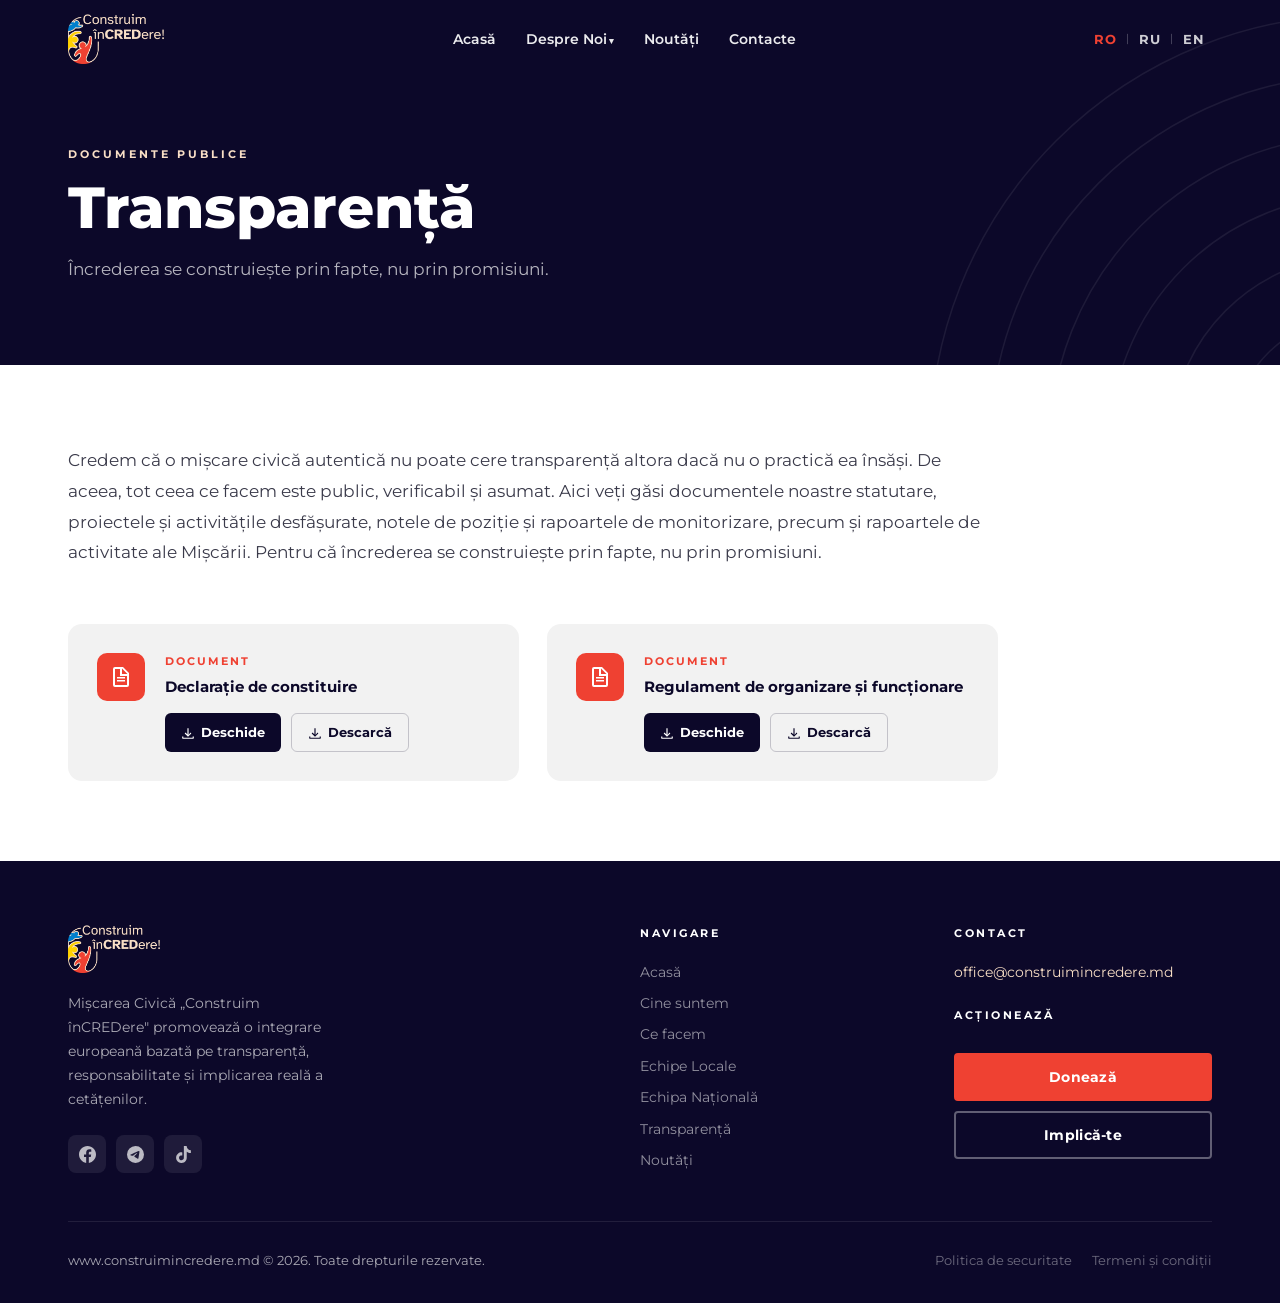
<file: transparenta.html>
<!DOCTYPE html>
<html lang="ro">
<head>
<meta charset="UTF-8">
<meta name="viewport" content="width=device-width, initial-scale=1.0">
<meta name="description" content="Transparență – Mișcarea Civică Construim înCREDere.">
<title>Transparență – Construim înCREDere</title>
<link rel="preconnect" href="https://fonts.googleapis.com">
<link rel="preconnect" href="https://fonts.gstatic.com" crossorigin>
<link href="https://fonts.googleapis.com/css2?family=Montserrat:ital,wght@0,300;0,400;0,500;0,600;0,700;0,800;1,400&display=swap" rel="stylesheet">
<link rel="stylesheet" href="https://cdnjs.cloudflare.com/ajax/libs/OwlCarousel2/2.3.4/assets/owl.carousel.min.css">
<link rel="stylesheet" href="css/style.css">
<script src="https://code.jquery.com/jquery-3.7.1.min.js"></script>
<script src="https://cdnjs.cloudflare.com/ajax/libs/OwlCarousel2/2.3.4/owl.carousel.min.js"></script>
</head>
<body>

<!-- HEADER -->
<header id="site-header">
  <div class="container">
    <div class="header-inner">

      <a href="index.html" class="site-logo" aria-label="Construim înCREDere – Acasă">
        <img class="logo-dark" src="img/Asset 1@2x.png" alt="Construim înCREDere">
        <img class="logo-light" src="img/Asset 3@2x.png" alt="Construim înCREDere">
      </a>

      <nav class="main-nav" aria-label="Navigare principală">
        <ul class="nav-list">
          <li class="nav-item">
            <a href="index.html" class="nav-link">Acasă</a>
          </li>
          <li class="nav-item has-sub">
            <a href="#" class="nav-link">Despre Noi</a>
            <ul class="sub-menu">
              <li><a href="index.html#cine-suntem">Cine suntem</a></li>
              <li><a href="index.html#ce-facem">Ce facem</a></li>
              <li><a href="#">Echipe Locale</a></li>
              <li><a href="echipa-nationala.html">Echipa Națională</a></li>
              <li><a href="transparenta.html">Transparență</a></li>
            </ul>
          </li>
          <li class="nav-item">
            <a href="index.html#noutati" class="nav-link">Noutăți</a>
          </li>
          <li class="nav-item">
            <a href="index.html#site-footer" class="nav-link">Contacte</a>
          </li>
        </ul>
      </nav>

      <div class="lang-sw" role="group" aria-label="Selectare limbă">
        <button class="lang-btn active" data-lang="ro">RO</button>
        <span class="lang-sep" aria-hidden="true">|</span>
        <button class="lang-btn" data-lang="ru">RU</button>
        <span class="lang-sep" aria-hidden="true">|</span>
        <button class="lang-btn" data-lang="en">EN</button>
      </div>

      <button class="burger" id="burgerBtn" aria-label="Deschide meniu" aria-expanded="false">
        <span></span><span></span><span></span>
      </button>

    </div>
  </div>
</header>

<!-- Mobile nav -->
<nav class="mobile-nav" id="mobileNav" aria-label="Meniu mobil">
  <button class="mobile-close" id="mobileClose" aria-label="Închide meniu">&times;</button>
  <a href="index.html">Acasă</a>
  <a href="index.html#cine-suntem">Cine suntem</a>
  <a href="index.html#ce-facem">Ce facem</a>
  <a href="#">Echipe Locale</a>
  <a href="echipa-nationala.html">Echipa Națională</a>
  <a href="transparenta.html">Transparență</a>
  <a href="index.html#noutati">Noutăți</a>
  <a href="index.html#site-footer">Contacte</a>
  <div class="m-lang" role="group" aria-label="Selectare limbă">
    <button class="active" data-lang="ro">RO</button>
    <button data-lang="ru">RU</button>
    <button data-lang="en">EN</button>
  </div>
</nav>


<!-- PAGE HERO -->
<section class="page-hero">
  <svg class="page-hero-deco" viewBox="0 0 500 500" fill="none" aria-hidden="true">
    <circle cx="500" cy="500" r="70"  stroke="white" stroke-width="1.5"/>
    <circle cx="500" cy="500" r="130" stroke="white" stroke-width="1.5"/>
    <circle cx="500" cy="500" r="190" stroke="white" stroke-width="1.5"/>
    <circle cx="500" cy="500" r="250" stroke="white" stroke-width="1.5"/>
    <circle cx="500" cy="500" r="310" stroke="white" stroke-width="1.5"/>
    <circle cx="500" cy="500" r="370" stroke="white" stroke-width="1.5"/>
    <circle cx="500" cy="500" r="430" stroke="white" stroke-width="1.5"/>
  </svg>
  <div class="container">
    <div class="page-hero-inner fade-up">
      <span class="tag">Documente publice</span>
      <h1 class="page-hero-title">Transparență</h1>
      <p class="page-hero-lead">
        Încrederea se construiește prin fapte, nu prin promisiuni.
      </p>
    </div>
  </div>
</section>


<!-- CONTENT -->
<section class="transparency-section">
  <div class="container">

    <p class="transparency-intro fade-up">
      Credem că o mișcare civică autentică nu poate cere transparență altora dacă nu o practică ea însăși. De aceea, tot ceea ce facem este public, verificabil și asumat. Aici veți găsi documentele noastre statutare, proiectele și activitățile desfășurate, notele de poziție și rapoartele de monitorizare, precum și rapoartele de activitate ale Mișcării. Pentru că încrederea se construiește prin fapte, nu prin promisiuni.
    </p>

    <div class="doc-grid fade-up" style="transition-delay:.15s">

      <div class="doc-card">
        <div class="doc-icon">
          <svg viewBox="0 0 24 24" xmlns="http://www.w3.org/2000/svg">
            <path d="M14 2H6a2 2 0 0 0-2 2v16a2 2 0 0 0 2 2h12a2 2 0 0 0 2-2V8l-6-6zm-1 1.5L18.5 9H13V3.5zM6 20V4h5v7h7v9H6zm2-5h8v1.5H8V15zm0-3h8v1.5H8V12z"/>
          </svg>
        </div>
        <div class="doc-info">
          <p class="doc-label">Document</p>
          <h3 class="doc-title">Declarație de constituire</h3>
          <div class="doc-actions">
            <a href="files/DECLARAȚIE DE CONSTITUIRE.pdf"
               target="_blank" rel="noopener"
               class="doc-btn doc-btn--primary">
              <svg viewBox="0 0 24 24"><path d="M12 15.586l-4.293-4.293-1.414 1.414L12 18.414l5.707-5.707-1.414-1.414L13 15.586V4h-2v11.586z"/><path d="M20 18v2H4v-2H2v2a2 2 0 0 0 2 2h16a2 2 0 0 0 2-2v-2h-2z"/></svg>
              Deschide
            </a>
            <a href="files/DECLARAȚIE DE CONSTITUIRE.pdf"
               download
               class="doc-btn doc-btn--secondary">
              <svg viewBox="0 0 24 24"><path d="M12 15.586l-4.293-4.293-1.414 1.414L12 18.414l5.707-5.707-1.414-1.414L13 15.586V4h-2v11.586z"/><path d="M20 18v2H4v-2H2v2a2 2 0 0 0 2 2h16a2 2 0 0 0 2-2v-2h-2z"/></svg>
              Descarcă
            </a>
          </div>
        </div>
      </div>

      <div class="doc-card">
        <div class="doc-icon">
          <svg viewBox="0 0 24 24" xmlns="http://www.w3.org/2000/svg">
            <path d="M14 2H6a2 2 0 0 0-2 2v16a2 2 0 0 0 2 2h12a2 2 0 0 0 2-2V8l-6-6zm-1 1.5L18.5 9H13V3.5zM6 20V4h5v7h7v9H6zm2-5h8v1.5H8V15zm0-3h8v1.5H8V12z"/>
          </svg>
        </div>
        <div class="doc-info">
          <p class="doc-label">Document</p>
          <h3 class="doc-title">Regulament de organizare și funcționare</h3>
          <div class="doc-actions">
            <a href="files/REGULAMENT DE ORGANIZARE ȘI FUNCȚIONARE.pdf"
               target="_blank" rel="noopener"
               class="doc-btn doc-btn--primary">
              <svg viewBox="0 0 24 24"><path d="M12 15.586l-4.293-4.293-1.414 1.414L12 18.414l5.707-5.707-1.414-1.414L13 15.586V4h-2v11.586z"/><path d="M20 18v2H4v-2H2v2a2 2 0 0 0 2 2h16a2 2 0 0 0 2-2v-2h-2z"/></svg>
              Deschide
            </a>
            <a href="files/REGULAMENT DE ORGANIZARE ȘI FUNCȚIONARE.pdf"
               download
               class="doc-btn doc-btn--secondary">
              <svg viewBox="0 0 24 24"><path d="M12 15.586l-4.293-4.293-1.414 1.414L12 18.414l5.707-5.707-1.414-1.414L13 15.586V4h-2v11.586z"/><path d="M20 18v2H4v-2H2v2a2 2 0 0 0 2 2h16a2 2 0 0 0 2-2v-2h-2z"/></svg>
              Descarcă
            </a>
          </div>
        </div>
      </div>

    </div>
  </div>
</section>


<!-- FOOTER -->
<footer id="site-footer" aria-label="Footer">
  <div class="container">

    <div class="footer-top">

      <div class="footer-brand">
        <img src="img/Asset 3@2x.png" alt="Construim înCREDere">
        <p class="footer-desc">
          Mișcarea Civică „Construim înCREDere" promovează o integrare europeană bazată
          pe transparență, responsabilitate și implicarea reală a cetățenilor.
        </p>
        <div class="footer-social">
          <a href="https://www.facebook.com/construim.incredere" class="soc-btn" aria-label="Facebook" target="_blank" rel="noopener">
            <svg viewBox="0 0 24 24"><path d="M24 12.073c0-6.627-5.373-12-12-12s-12 5.373-12 12c0 5.99 4.388 10.954 10.125 11.854v-8.385H7.078v-3.47h3.047V9.43c0-3.007 1.792-4.669 4.533-4.669 1.312 0 2.686.235 2.686.235v2.953H15.83c-1.491 0-1.956.925-1.956 1.874v2.25h3.328l-.532 3.47h-2.796v8.385C19.612 23.027 24 18.062 24 12.073z"/></svg>
          </a>
          <a href="https://t.me/construimincredere" class="soc-btn" aria-label="Telegram" target="_blank" rel="noopener">
            <svg viewBox="0 0 24 24"><path d="M11.944 0A12 12 0 0 0 0 12a12 12 0 0 0 12 12 12 12 0 0 0 12-12A12 12 0 0 0 12 0a12 12 0 0 0-.056 0zm4.962 7.224c.1-.002.321.023.465.14a.506.506 0 0 1 .171.325c.016.093.036.306.02.472-.18 1.898-.962 6.502-1.36 8.627-.168.9-.499 1.201-.82 1.23-.696.065-1.225-.46-1.9-.902-1.056-.693-1.653-1.124-2.678-1.8-1.185-.78-.417-1.21.258-1.91.177-.184 3.247-2.977 3.307-3.23.007-.032.014-.15-.056-.212s-.174-.041-.249-.024c-.106.024-1.793 1.14-5.061 3.345-.48.33-.913.49-1.302.48-.428-.008-1.252-.241-1.865-.44-.752-.245-1.349-.374-1.297-.789.027-.216.325-.437.893-.663 3.498-1.524 5.83-2.529 6.998-3.014 3.332-1.386 4.025-1.627 4.476-1.635z"/></svg>
          </a>
          <a href="https://www.tiktok.com/@construim.ncredere" class="soc-btn" aria-label="TikTok" target="_blank" rel="noopener">
            <svg viewBox="0 0 24 24"><path d="M12.525.02c1.31-.02 2.61-.01 3.91-.02.08 1.53.63 3.09 1.75 4.17 1.12 1.11 2.7 1.62 4.24 1.79v4.03c-1.44-.05-2.89-.35-4.2-.97-.57-.26-1.1-.59-1.62-.93-.01 2.92.01 5.84-.02 8.75-.08 1.4-.54 2.79-1.35 3.94-1.31 1.92-3.58 3.17-5.91 3.21-1.43.08-2.86-.31-4.08-1.03-2.02-1.19-3.44-3.37-3.65-5.71-.02-.5-.03-1-.01-1.49.18-1.9 1.12-3.72 2.58-4.96 1.66-1.44 3.98-2.13 6.15-1.72.02 1.48-.04 2.96-.04 4.44-.99-.32-2.15-.23-3.02.37-.63.41-1.11 1.04-1.36 1.75-.21.51-.15 1.07-.14 1.61.24 1.64 1.82 3.02 3.5 2.87 1.12-.01 2.19-.66 2.77-1.61.19-.33.4-.67.41-1.06.1-1.79.06-3.57.07-5.36.01-4.03-.01-8.05.02-12.07z"/></svg>
          </a>
        </div>
      </div>

      <div>
        <h4 class="foot-col-title">Navigare</h4>
        <nav class="foot-links" aria-label="Navigare footer">
          <a href="index.html">Acasă</a>
          <a href="index.html#cine-suntem">Cine suntem</a>
          <a href="index.html#ce-facem">Ce facem</a>
          <a href="#">Echipe Locale</a>
          <a href="echipa-nationala.html">Echipa Națională</a>
          <a href="transparenta.html">Transparență</a>
          <a href="index.html#noutati">Noutăți</a>
        </nav>
      </div>

      <div>
        <h4 class="foot-col-title">Contact</h4>
        <p class="foot-email">
          <a href="mailto:office@construimincredere.md">office@construimincredere.md</a>
        </p>
        <div class="foot-cta" style="margin-top:24px">
          <h4 class="foot-col-title">Acționează</h4>
          <a href="#" class="btn btn-red">Donează</a>
          <a href="#" class="btn btn-outline" style="border-color:rgba(255,255,255,.35)">Implică-te</a>
        </div>
      </div>

    </div>

    <div class="footer-bottom">
      <span>www.construimincredere.md &copy; 2026. Toate drepturile rezervate.</span>
      <div class="foot-legal">
        <a href="#">Politica de securitate</a>
        <a href="#">Termeni și condiții</a>
      </div>
    </div>

  </div>
</footer>

<script src="js/main.js"></script>

</body>
</html>
</file>
<file: css/style.css>
/* ================================================================
   RESET & BASE
   ================================================================ */
*, *::before, *::after { box-sizing: border-box; margin: 0; padding: 0; }

:root {
  --beige:  #F9DFC6;
  --light:  #F2F2F2;
  --red:    #EF4132;
  --navy:   #0C0829;
  --white:  #ffffff;
  --font:   'Montserrat', Arial, sans-serif;
  --cont:   1200px;
  --t:      0.3s ease;
}

html { scroll-behavior: smooth; }

body {
  font-family: var(--font);
  color: var(--navy);
  line-height: 1.6;
  overflow-x: hidden;
}

img { max-width: 100%; height: auto; display: block; }
a   { text-decoration: none; color: inherit; }
ul  { list-style: none; }

.container {
  max-width: var(--cont);
  margin: 0 auto;
  padding: 0 28px;
}

/* ── Buttons ── */
.btn {
  display: inline-block;
  padding: 14px 34px;
  border-radius: 4px;
  font-family: var(--font);
  font-weight: 700;
  font-size: 15px;
  cursor: pointer;
  transition: var(--t);
  border: 2px solid transparent;
  letter-spacing: 0.3px;
}
.btn-red          { background: var(--red);   color: var(--white); border-color: var(--red); }
.btn-red:hover    { background: #c7261a;       border-color: #c7261a; }
.btn-outline      { background: transparent;   color: var(--white); border-color: rgba(255,255,255,.7); }
.btn-outline:hover{ background: var(--white);  color: var(--navy);  border-color: var(--white); }
.btn-white        { background: var(--white);  color: var(--red);   border-color: var(--white); }
.btn-white:hover  { background: var(--navy);   color: var(--white); border-color: var(--navy); }
.btn-ghost-white  { background: transparent;   color: var(--white); border-color: rgba(255,255,255,.55); }
.btn-ghost-white:hover { background: rgba(255,255,255,.15); border-color: var(--white); }

/* ── Section labels ── */
.tag {
  display: inline-block;
  font-size: 11px;
  font-weight: 700;
  letter-spacing: 3px;
  text-transform: uppercase;
  color: var(--red);
  margin-bottom: 12px;
}
.tag-light { color: var(--beige); }

.section-title {
  font-size: clamp(26px, 3.8vw, 42px);
  font-weight: 800;
  line-height: 1.18;
  margin-bottom: 24px;
}
.accent { color: var(--red); }

/* ── Scroll animations ── */
.fade-up {
  opacity: 0;
  transform: translateY(32px);
  transition: opacity .7s ease, transform .7s ease;
}
.fade-up.visible { opacity: 1; transform: none; }

.stagger-children > * {
  opacity: 0;
  transform: translateY(20px);
  transition: opacity .5s ease, transform .5s ease;
}
.stagger-children.visible > *             { opacity:1; transform:none; }
.stagger-children.visible > *:nth-child(1)  { transition-delay:.08s; }
.stagger-children.visible > *:nth-child(2)  { transition-delay:.16s; }
.stagger-children.visible > *:nth-child(3)  { transition-delay:.24s; }
.stagger-children.visible > *:nth-child(4)  { transition-delay:.32s; }
.stagger-children.visible > *:nth-child(5)  { transition-delay:.40s; }
.stagger-children.visible > *:nth-child(6)  { transition-delay:.48s; }
.stagger-children.visible > *:nth-child(7)  { transition-delay:.56s; }
.stagger-children.visible > *:nth-child(8)  { transition-delay:.64s; }
.stagger-children.visible > *:nth-child(9)  { transition-delay:.72s; }
.stagger-children.visible > *:nth-child(10) { transition-delay:.80s; }
.stagger-children.visible > *:nth-child(11) { transition-delay:.88s; }
.stagger-children.visible > *:nth-child(12) { transition-delay:.96s; }

/* ================================================================
   HEADER
   ================================================================ */
#site-header {
  position: fixed;
  top: 0; left: 0; right: 0;
  z-index: 900;
  transition: background var(--t), box-shadow var(--t);
}
#site-header.scrolled {
  background: var(--white);
  box-shadow: 0 2px 24px rgba(12,8,41,.11);
}

.header-inner {
  display: flex;
  align-items: center;
  height: 78px;
  gap: 24px;
}

/* Logo */
.site-logo { flex-shrink: 0; }
.site-logo img { height: 50px; width: auto; }
.logo-dark  { display: none; }
.logo-light { display: block; }
#site-header.scrolled .logo-dark  { display: block; }
#site-header.scrolled .logo-light { display: none; }

/* Main nav */
.main-nav {
  flex: 1;
  display: flex;
  justify-content: center;
}
.nav-list {
  display: flex;
  align-items: center;
  gap: 2px;
}
.nav-item { position: relative; }

.nav-link {
  display: block;
  padding: 8px 14px;
  font-size: 14px;
  font-weight: 600;
  color: rgba(255,255,255,.92);
  border-radius: 4px;
  transition: var(--t);
  white-space: nowrap;
}
.nav-link:hover { color: var(--red); }
#site-header.scrolled .nav-link { color: var(--navy); }
#site-header.scrolled .nav-link:hover { color: var(--red); }

.has-sub > .nav-link::after { content: ' ▾'; font-size: 9px; }

/* Dropdown */
.sub-menu {
  position: absolute;
  top: 100%;
  left: 0;
  background: var(--white);
  border-radius: 8px;
  box-shadow: 0 8px 36px rgba(12,8,41,.14);
  min-width: 200px;
  padding: 16px 0 8px;
  opacity: 0;
  visibility: hidden;
  transform: translateY(-6px);
  transition: var(--t);
  pointer-events: none;
}
.nav-item:hover .sub-menu {
  opacity: 1;
  visibility: visible;
  transform: none;
  pointer-events: auto;
}
.sub-menu a {
  display: block;
  padding: 10px 20px;
  font-size: 14px;
  font-weight: 500;
  color: var(--navy);
  transition: var(--t);
}
.sub-menu a:hover { background: var(--beige); color: var(--red); }

/* Lang switcher */
.lang-sw {
  display: flex;
  align-items: center;
  gap: 2px;
  flex-shrink: 0;
}
.lang-btn {
  background: none;
  border: none;
  font-family: var(--font);
  font-size: 13px;
  font-weight: 700;
  color: rgba(255,255,255,.8);
  cursor: pointer;
  padding: 5px 8px;
  border-radius: 4px;
  transition: var(--t);
  letter-spacing: .5px;
}
.lang-btn.active,
.lang-btn:hover { color: var(--red); }
#site-header.scrolled .lang-btn { color: var(--navy); }
#site-header.scrolled .lang-btn.active,
#site-header.scrolled .lang-btn:hover { color: var(--red); }
.lang-sep { color: rgba(255,255,255,.3); font-size: 11px; }
#site-header.scrolled .lang-sep { color: rgba(12,8,41,.2); }

/* Hamburger */
.burger {
  display: none;
  flex-direction: column;
  gap: 5px;
  cursor: pointer;
  padding: 8px;
  background: none;
  border: none;
  flex-shrink: 0;
}
.burger span {
  display: block;
  width: 24px;
  height: 2px;
  background: var(--white);
  border-radius: 2px;
  transition: var(--t);
}
#site-header.scrolled .burger span { background: var(--navy); }

/* Mobile nav overlay */
.mobile-nav {
  display: none;
  position: fixed;
  inset: 0;
  background: var(--navy);
  z-index: 950;
  flex-direction: column;
  padding: 96px 32px 48px;
  overflow-y: auto;
}
.mobile-nav.open { display: flex; }

.mobile-close {
  position: absolute;
  top: 22px; right: 22px;
  background: none;
  border: none;
  color: var(--white);
  font-size: 36px;
  cursor: pointer;
  line-height: 1;
}
.mobile-nav a {
  color: rgba(255,255,255,.88);
  font-size: 19px;
  font-weight: 700;
  padding: 13px 0;
  border-bottom: 1px solid rgba(255,255,255,.09);
  display: block;
  transition: var(--t);
}
.mobile-nav a:hover { color: var(--red); padding-left: 8px; }
.mobile-nav .m-lang {
  display: flex;
  gap: 12px;
  margin-top: 32px;
}
.mobile-nav .m-lang button {
  background: none;
  border: 2px solid rgba(255,255,255,.25);
  color: rgba(255,255,255,.7);
  font-family: var(--font);
  font-weight: 700;
  font-size: 14px;
  padding: 8px 18px;
  border-radius: 4px;
  cursor: pointer;
  transition: var(--t);
}
.mobile-nav .m-lang button.active {
  border-color: var(--red);
  color: var(--red);
}
.mobile-nav .m-cta {
  display: flex;
  flex-direction: column;
  gap: 12px;
  margin-top: 32px;
}

/* ================================================================
   HERO
   ================================================================ */
#hero {
  background: var(--navy);
  display: flex;
  align-items: center;
  padding-top: 78px;
  position: relative;
  overflow: hidden;
}

/* Decorative concentric arcs – bottom-right */
.hero-deco {
  position: absolute;
  bottom: -80px;
  right: -80px;
  width: 560px;
  height: 560px;
  pointer-events: none;
  opacity: .07;
}

.hero-inner {
  display: grid;
  grid-template-columns: 1fr 1fr;
  gap: 60px;
  align-items: center;
  padding: 80px 0;
}

.hero-tag {
  display: inline-block;
  background: var(--red);
  color: var(--white);
  font-size: 11px;
  font-weight: 700;
  letter-spacing: 3px;
  text-transform: uppercase;
  padding: 6px 14px;
  border-radius: 3px;
  margin-bottom: 22px;
}

.hero-title {
  font-size: clamp(34px, 5.2vw, 60px);
  font-weight: 800;
  line-height: 1.08;
  color: var(--white);
  margin-bottom: 20px;
}
.hero-title em {
  font-style: normal;
  color: var(--red);
}

.hero-sub {
  font-size: clamp(15px, 1.8vw, 18px);
  line-height: 1.72;
  color: rgba(255,255,255,.75);
  margin-bottom: 40px;
  max-width: 480px;
}

.hero-btns { display: flex; gap: 14px; flex-wrap: wrap; }

.hero-visual {
  display: flex;
  justify-content: center;
  align-items: center;
}
.hero-visual img {
  max-height: 440px;
  width: auto;
  filter: drop-shadow(0 24px 64px rgba(239,65,50,.28));
  animation: float 6s ease-in-out infinite;
}
@keyframes float {
  0%, 100% { transform: translateY(0); }
  50%       { transform: translateY(-18px); }
}

/* ================================================================
   INTRO
   ================================================================ */
#intro {
  background: var(--white);
  padding: 100px 0;
  position: relative;
  overflow: hidden;
}
.intro-deco {
  position: absolute;
  bottom: -80px; left: -80px;
  width: 440px; height: 440px;
  opacity: .05;
  pointer-events: none;
}
.intro-inner {
  max-width: 820px;
  margin: 0 auto;
  text-align: center;
}
.intro-title {
  font-size: clamp(22px, 3.4vw, 38px);
  font-weight: 800;
  line-height: 1.25;
  margin-bottom: 28px;
}
.intro-text {
  font-size: 17px;
  line-height: 1.82;
  color: #3a3a4a;
}

/* ================================================================
   SLIDER / GALLERY
   ================================================================ */
#gallery {
  background: var(--white);
  padding: 60px 0;
}
.slider-wrap {
  position: relative;
  border-radius: 16px;
  overflow: hidden;
  height: 520px;
  background: var(--navy);
  transform: translateZ(0);
}
/* Owl Carousel — slide items */
.slide-item {
  height: 520px;
  background-size: cover;
  background-position: center;
}

/* Owl Carousel — layout overrides */
.owl-slider { height: 100%; }
.owl-slider .owl-stage-outer,
.owl-slider .owl-stage { height: 100%; }
.owl-slider .owl-item { height: 100%; }
.owl-slider .owl-item .slide-item { height: 100%; }

/* Dots — bottom-center, pill style */
.owl-slider .owl-dots {
  position: absolute;
  bottom: 16px;
  left: 50%;
  transform: translateX(-50%);
  display: flex;
  align-items: center;
  gap: 6px;
  margin: 0;
  line-height: 1;
  white-space: nowrap;
}
.owl-slider .owl-dot {
  width: 6px;
  height: 6px;
  border-radius: 3px;
  background: rgba(255,255,255,.4) !important;
  border: none;
  padding: 0;
  margin: 0;
  transition: width var(--t), background var(--t);
  outline: none;
}
.owl-slider .owl-dot span { display: none; }
.owl-slider .owl-dot.active {
  width: 20px;
  background: var(--white) !important;
}

/* Nav arrows — centered vertically on sides */
.owl-slider .owl-nav { margin: 0; }
.owl-slider .owl-prev,
.owl-slider .owl-next {
  position: absolute;
  top: 50%;
  transform: translateY(-50%);
  width: 44px;
  height: 44px;
  border-radius: 50% !important;
  background: rgba(255,255,255,.15) !important;
  border: 1.5px solid rgba(255,255,255,.4);
  color: var(--white) !important;
  font-size: 26px;
  line-height: 1;
  display: flex !important;
  align-items: center;
  justify-content: center;
  transition: background var(--t), border-color var(--t);
  backdrop-filter: blur(4px);
}
.owl-slider .owl-prev:hover,
.owl-slider .owl-next:hover {
  background: var(--red) !important;
  border-color: var(--red) !important;
}
.owl-slider .owl-prev { left: 16px; }
.owl-slider .owl-next { right: 16px; }

/* ================================================================
   CINE SUNTEM + CE FACEM  (combined)
   ================================================================ */
#cine-suntem {
  background: var(--beige);
  padding: 100px 0;
  position: relative;
  overflow: hidden;
}
.cs-deco {
  position: absolute;
  bottom: -90px; right: -90px;
  width: 480px; height: 480px;
  opacity: .13;
  pointer-events: none;
}
.despre-inner {
  display: grid;
  grid-template-columns: 1fr 1fr;
  gap: 0;
  align-items: stretch;
}
.despre-col {
  padding: 0 56px;
}
.despre-col:first-child {
  padding-left: 0;
  border-right: 1px solid rgba(12,8,41,.12);
}
.despre-col:last-child {
  padding-right: 0;
}
.despre-quote {
  padding-left: calc(50% + 56px);
  padding-top: 32px;
}
.cs-subtitle {
  font-size: clamp(17px, 2vw, 22px);
  font-weight: 700;
  font-style: italic;
  color: var(--red);
  margin-bottom: 22px;
}
.despre-body { font-size: 16px; line-height: 1.82; color: #2d2d3a; }
.despre-body p + p { margin-top: 16px; }

.quote-box {
  background: var(--navy);
  border-radius: 16px;
  padding: 44px 40px;
  position: relative;
  overflow: hidden;
}
.quote-box::before {
  content: '';
  position: absolute;
  top: -50px; right: -50px;
  width: 200px; height: 200px;
  border-radius: 50%;
  border: 48px solid rgba(239,65,50,.13);
}
.quote-box blockquote {
  font-size: 19px;
  font-weight: 700;
  line-height: 1.55;
  color: var(--white);
  position: relative;
  z-index: 1;
}
.quote-box blockquote::before {
  content: '\201C';
  font-size: 88px;
  color: var(--red);
  line-height: 0;
  vertical-align: -36px;
  margin-right: 6px;
  font-family: Georgia, serif;
}

/* ================================================================
   VIZIUNEA NOASTRĂ
   ================================================================ */
#viziunea {
  background: var(--navy);
  padding: 100px 0;
  position: relative;
  overflow: hidden;
  color: var(--white);
}
.viz-deco {
  position: absolute;
  top: -70px; left: -70px;
  width: 500px; height: 500px;
  opacity: .07;
  pointer-events: none;
}
.viz-inner {
  display: grid;
  grid-template-columns: 5fr 7fr;
  gap: 80px;
  align-items: start;
}
.viz-head .section-title { color: var(--white); }
.viz-lead {
  font-size: 16px;
  line-height: 1.8;
  color: rgba(255,255,255,.72);
  margin-bottom: 36px;
}
.viz-list { display: flex; flex-direction: column; gap: 14px; }
.viz-item {
  display: flex;
  align-items: flex-start;
  gap: 16px;
  background: rgba(255,255,255,.05);
  border-left: 3px solid var(--red);
  border-radius: 0 8px 8px 0;
  padding: 18px 22px;
  transition: var(--t);
}
.viz-item:hover { background: rgba(255,255,255,.09); }
.viz-num {
  width: 30px; height: 30px;
  border-radius: 50%;
  background: var(--red);
  color: var(--white);
  font-size: 13px;
  font-weight: 700;
  display: flex;
  align-items: center;
  justify-content: center;
  flex-shrink: 0;
}
.viz-item p { font-size: 15px; line-height: 1.65; color: rgba(255,255,255,.82); }

/* ================================================================
   VALORILE NOASTRE
   ================================================================ */
#valori {
  background: var(--light);
  padding: 100px 0;
}
.valori-head { text-align: center; margin-bottom: 56px; }
.valori-grid {
  display: grid;
  grid-template-columns: repeat(5, 1fr);
  gap: 22px;
}
.val-card {
  background: var(--white);
  border-radius: 14px;
  padding: 34px 22px;
  text-align: center;
  position: relative;
  overflow: hidden;
  transition: transform var(--t), box-shadow var(--t);
}
.val-card::after {
  content: '';
  position: absolute;
  bottom: 0; left: 0; right: 0;
  height: 4px;
  background: var(--red);
  transform: scaleX(0);
  transition: var(--t);
}
.val-card:hover { transform: translateY(-8px); box-shadow: 0 20px 52px rgba(12,8,41,.12); }
.val-card:hover::after { transform: scaleX(1); }
.val-icon {
  width: 64px; height: 64px;
  background: var(--beige);
  border-radius: 50%;
  display: flex;
  align-items: center;
  justify-content: center;
  margin: 0 auto 18px;
  font-size: 26px;
}
.val-name {
  font-size: 14px;
  font-weight: 800;
  color: var(--navy);
  margin-bottom: 8px;
  line-height: 1.3;
}
.val-desc { font-size: 13px; color: #666; line-height: 1.6; }

/* ================================================================
   NOUTĂȚI
   ================================================================ */
#noutati { background: var(--white); padding: 100px 0; }
.noutati-head {
  display: flex;
  align-items: flex-end;
  justify-content: space-between;
  margin-bottom: 44px;
  flex-wrap: wrap;
  gap: 16px;
}
.all-link {
  font-size: 14px;
  font-weight: 700;
  color: var(--red);
  text-decoration: underline;
  text-underline-offset: 4px;
  white-space: nowrap;
}
.news-grid {
  display: grid;
  grid-template-columns: repeat(3, 1fr);
  gap: 30px;
}
.news-card {
  border-radius: 14px;
  overflow: hidden;
  background: var(--white);
  box-shadow: 0 4px 28px rgba(12,8,41,.08);
  transition: transform var(--t), box-shadow var(--t);
}
.news-card:hover {
  transform: translateY(-6px);
  box-shadow: 0 18px 52px rgba(12,8,41,.14);
}
.news-thumb {
  height: 196px;
  overflow: hidden;
  position: relative;
}
.news-thumb-bg {
  width: 100%; height: 100%;
  display: flex;
  align-items: center;
  justify-content: center;
  transition: transform .5s ease;
}
.news-card:hover .news-thumb-bg { transform: scale(1.06); }
.news-body { padding: 26px; }
.news-date {
  font-size: 11px;
  font-weight: 700;
  letter-spacing: 1.5px;
  color: var(--red);
  text-transform: uppercase;
  margin-bottom: 10px;
}
.news-title {
  font-size: 16px;
  font-weight: 700;
  line-height: 1.42;
  color: var(--navy);
  margin-bottom: 10px;
}
.news-excerpt {
  font-size: 14px;
  color: #555;
  line-height: 1.72;
  margin-bottom: 18px;
}
.news-more {
  font-size: 13px;
  font-weight: 700;
  color: var(--red);
  display: inline-flex;
  align-items: center;
  gap: 6px;
  transition: gap var(--t);
}
.news-more::after { content: '→'; }
.news-card:hover .news-more { gap: 10px; }

/* ================================================================
   CTA
   ================================================================ */
#cta {
  background: var(--red);
  padding: 100px 0;
  position: relative;
  overflow: hidden;
}
.cta-deco {
  position: absolute;
  top: -60px; right: -60px;
  width: 520px; height: 520px;
  opacity: .1;
  pointer-events: none;
}
.cta-inner {
  text-align: center;
  position: relative;
  z-index: 1;
}
.cta-title {
  font-size: clamp(30px, 4.8vw, 56px);
  font-weight: 800;
  color: var(--white);
  line-height: 1.12;
  margin-bottom: 18px;
}
.cta-text {
  font-size: 18px;
  color: rgba(255,255,255,.88);
  max-width: 600px;
  margin: 0 auto 44px;
  line-height: 1.72;
}
.cta-btns { display: flex; gap: 14px; justify-content: center; flex-wrap: wrap; }

/* ================================================================
   FOOTER
   ================================================================ */
#site-footer {
  background: var(--navy);
  padding: 64px 0 32px;
  color: rgba(255,255,255,.65);
}
.footer-top {
  display: grid;
  grid-template-columns: 2fr 1fr 1fr;
  gap: 56px;
  padding-bottom: 48px;
  border-bottom: 1px solid rgba(255,255,255,.09);
  margin-bottom: 28px;
}
.footer-brand img { height: 48px; margin-bottom: 18px; }
.footer-desc {
  font-size: 14px;
  line-height: 1.72;
  margin-bottom: 24px;
  max-width: 270px;
}
.footer-social { display: flex; gap: 10px; }
.soc-btn {
  width: 38px; height: 38px;
  border-radius: 8px;
  background: rgba(255,255,255,.08);
  display: flex;
  align-items: center;
  justify-content: center;
  color: rgba(255,255,255,.7);
  transition: var(--t);
}
.soc-btn:hover { background: var(--red); color: var(--white); }
.soc-btn svg { width: 17px; height: 17px; fill: currentColor; }

.foot-col-title {
  font-size: 11px;
  font-weight: 700;
  letter-spacing: 2.5px;
  text-transform: uppercase;
  color: var(--white);
  margin-bottom: 18px;
}
.foot-links { display: flex; flex-direction: column; gap: 9px; }
.foot-links a {
  font-size: 14px;
  color: rgba(255,255,255,.55);
  transition: var(--t);
}
.foot-links a:hover { color: var(--red); padding-left: 4px; }

.foot-email { font-size: 14px; color: rgba(255,255,255,.55); margin-bottom: 6px; }
.foot-email a { color: var(--beige); transition: var(--t); }
.foot-email a:hover { color: var(--red); }

.foot-cta { display: flex; flex-direction: column; gap: 10px; margin-top: 20px; }
.foot-cta .btn { text-align: center; padding: 11px 22px; font-size: 14px; }

.footer-bottom {
  display: flex;
  align-items: center;
  justify-content: space-between;
  font-size: 13px;
  flex-wrap: wrap;
  gap: 12px;
}
.foot-legal { display: flex; gap: 20px; }
.foot-legal a { color: rgba(255,255,255,.4); transition: var(--t); font-size: 13px; }
.foot-legal a:hover { color: var(--red); }

/* ================================================================
   RESPONSIVE
   ================================================================ */
@media (max-width: 1024px) {
  .valori-grid { grid-template-columns: repeat(3, 1fr); }
  .viz-inner      { grid-template-columns: 1fr; gap: 48px; }
  .despre-inner   { grid-template-columns: 1fr; }
  .despre-col     { padding: 0 0 48px 0; border-right: none !important; border-bottom: 1px solid rgba(12,8,41,.12); }
  .despre-col:last-child { padding-bottom: 0; border-bottom: none; }
  .despre-quote   { padding-left: 0; }
  .hero-inner     { gap: 40px; }
}

@media (max-width: 768px) {
  .main-nav { display: none; }
  .lang-sw  { display: none; }
  .burger   { display: flex; margin-left: auto; }

  .hero-inner {
    grid-template-columns: 1fr;
    text-align: center;
    padding: 60px 0;
  }
  .hero-visual { order: -1; }
  .hero-visual img { max-height: 260px; }
  .hero-sub { margin-left: auto; margin-right: auto; }
  .hero-btns { justify-content: center; }

  .cs-visual { order: -1; }
  .cs-visual img { max-height: 240px; }

  .valori-grid { grid-template-columns: repeat(2, 1fr); }

  .news-grid { grid-template-columns: 1fr; }

  .footer-top { grid-template-columns: 1fr; gap: 40px; }
  .footer-bottom { flex-direction: column; text-align: center; }
  .foot-legal { justify-content: center; }

  .slider-wrap { height: 380px; border-radius: 12px; }
  .slide-item   { height: 380px; }
}

@media (max-width: 480px) {
  .valori-grid { grid-template-columns: 1fr 1fr; }
  .slider-wrap { height: 260px; border-radius: 8px; }
  .slide-item   { height: 260px; }
  .hero-title { font-size: 32px; }
}

/* ================================================================
   ECHIPA NAȚIONALĂ
   ================================================================ */
.page-hero {
  background: var(--navy);
  padding: 140px 0 80px;
  position: relative;
  overflow: hidden;
}
.page-hero-deco {
  position: absolute;
  bottom: -80px; right: -80px;
  width: 500px; height: 500px;
  pointer-events: none;
  opacity: .07;
}
.page-hero-inner { position: relative; z-index: 1; }
.page-hero .tag { color: var(--beige); }
.page-hero-title {
  font-size: clamp(34px, 5vw, 58px);
  font-weight: 800;
  color: var(--white);
  line-height: 1.1;
  margin-bottom: 16px;
}
.page-hero-lead {
  font-size: 17px;
  color: rgba(255,255,255,.7);
  max-width: 560px;
  line-height: 1.72;
}

.team-section { padding: 80px 0; }
.team-section-head {
  margin-bottom: 48px;
}
.team-section-title {
  font-size: clamp(22px, 3vw, 32px);
  font-weight: 800;
  color: var(--navy);
}

.team-grid {
  display: grid;
  grid-template-columns: repeat(4, 1fr);
  gap: 28px;
}
.team-grid--3 {
  grid-template-columns: repeat(3, 1fr);
  max-width: 860px;
}

.member-card {
  background: var(--white);
  border-radius: 16px;
  overflow: hidden;
  box-shadow: 0 4px 24px rgba(12,8,41,.07);
  transition: transform var(--t), box-shadow var(--t);
}
.member-card:hover {
  transform: translateY(-6px);
  box-shadow: 0 16px 48px rgba(12,8,41,.13);
}
.member-photo {
  width: 100%;
  aspect-ratio: 1 / 1;
  overflow: hidden;
  background: var(--light);
}
.member-photo img {
  width: 100%;
  height: 100%;
  object-fit: cover;
  object-position: center top;
  display: block;
  transition: transform .5s ease;
}
.member-card:hover .member-photo img { transform: scale(1.05); }

.member-placeholder {
  width: 100%;
  height: 100%;
  display: flex;
  align-items: center;
  justify-content: center;
  background: var(--navy);
  font-size: 42px;
  font-weight: 800;
  color: rgba(255,255,255,.25);
  letter-spacing: 2px;
}

.member-body { padding: 20px 22px 24px; }
.member-name {
  font-size: 15px;
  font-weight: 800;
  color: var(--navy);
  margin-bottom: 6px;
  line-height: 1.3;
}
.member-desc {
  font-size: 13px;
  color: #666;
  line-height: 1.6;
}

@media (max-width: 1024px) {
  .team-grid { grid-template-columns: repeat(3, 1fr); }
  .team-grid--3 { grid-template-columns: repeat(3, 1fr); max-width: none; }
}
@media (max-width: 768px) {
  .team-grid,
  .team-grid--3 { grid-template-columns: repeat(2, 1fr); gap: 18px; }
  .page-hero { padding: 120px 0 60px; }
}
@media (max-width: 480px) {
  .team-grid,
  .team-grid--3 { grid-template-columns: repeat(2, 1fr); gap: 14px; }
}
@media (max-width: 470px) {
  .team-grid,
  .team-grid--3 { grid-template-columns: 1fr; }
}

/* ================================================================
   TRANSPARENȚĂ
   ================================================================ */
.transparency-section {
  background: var(--white);
  padding: 80px 0;
}
.transparency-intro {
  max-width: 930px;
  font-size: 17px;
  line-height: 1.82;
  color: #3a3a4a;
  margin-bottom: 56px;
}
.doc-grid {
  display: grid;
  grid-template-columns: repeat(2, 1fr);
  gap: 28px;
  max-width: 930px;
}
.doc-card {
  display: flex;
  align-items: flex-start;
  gap: 20px;
  background: var(--light);
  border-radius: 14px;
  padding: 28px 28px;
  border: 1.5px solid transparent;
  transition: border-color var(--t), box-shadow var(--t);
}
.doc-card:hover {
  border-color: var(--red);
  box-shadow: 0 8px 32px rgba(12,8,41,.08);
}
.doc-icon {
  flex-shrink: 0;
  width: 48px;
  height: 48px;
  background: var(--red);
  border-radius: 10px;
  display: flex;
  align-items: center;
  justify-content: center;
}
.doc-icon svg {
  width: 24px;
  height: 24px;
  fill: var(--white);
}
.doc-info { flex: 1; }
.doc-label {
  font-size: 11px;
  font-weight: 700;
  letter-spacing: 2px;
  text-transform: uppercase;
  color: var(--red);
  margin-bottom: 6px;
}
.doc-title {
  font-size: 15px;
  font-weight: 700;
  color: var(--navy);
  line-height: 1.35;
  margin-bottom: 16px;
}
.doc-actions { display: flex; gap: 10px; flex-wrap: wrap; }
.doc-btn {
  display: inline-flex;
  align-items: center;
  gap: 6px;
  font-size: 13px;
  font-weight: 700;
  padding: 8px 16px;
  border-radius: 6px;
  transition: var(--t);
  cursor: pointer;
  border: none;
}
.doc-btn--primary {
  background: var(--navy);
  color: var(--white);
}
.doc-btn--primary:hover { background: var(--red); }
.doc-btn--secondary {
  background: transparent;
  color: var(--navy);
  border: 1.5px solid rgba(12,8,41,.2);
}
.doc-btn--secondary:hover { border-color: var(--red); color: var(--red); }
.doc-btn svg { width: 14px; height: 14px; fill: currentColor; flex-shrink: 0; }

@media (max-width: 640px) {
  .doc-grid { grid-template-columns: 1fr; }
  .doc-card { padding: 22px; }
}
</file>
